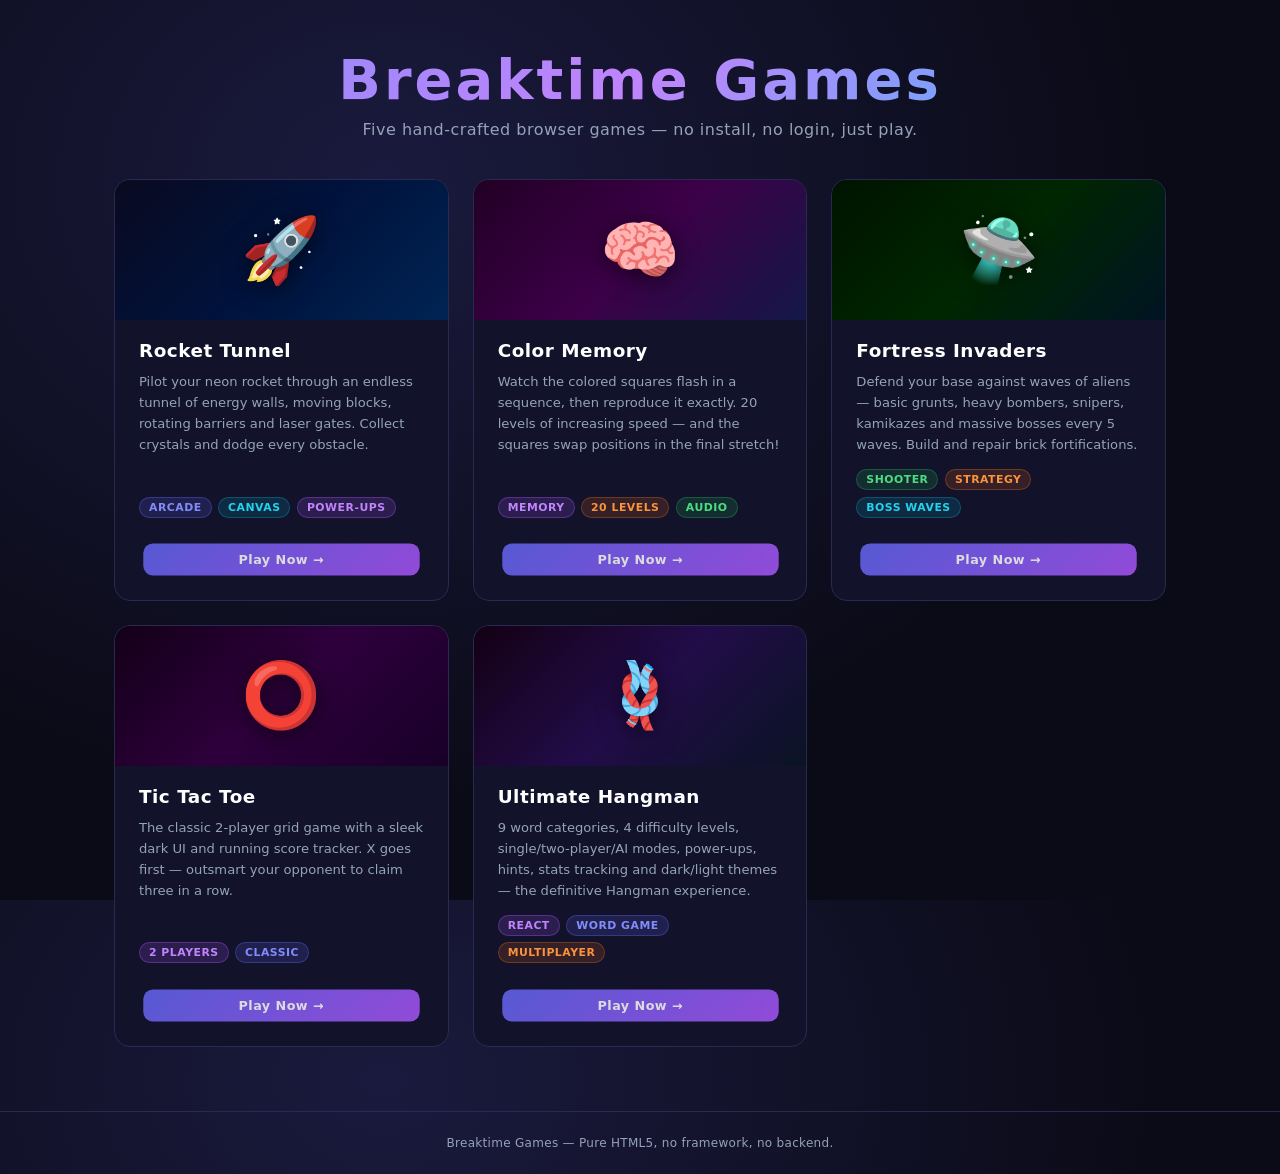
<file: index.html>
<!DOCTYPE html>
<html lang="en">
<head>
  <meta charset="UTF-8">
  <meta name="viewport" content="width=device-width, initial-scale=1.0">
  <title>Breaktime Games</title>
  <link rel="stylesheet" href="css/main.css">
</head>
<body>

  <header class="site-header">
    <h1>Breaktime Games</h1>
    <p>Five hand-crafted browser games — no install, no login, just play.</p>
  </header>

  <main class="games-grid">

    <!-- Rocket Tunnel -->
    <a href="rocket-tunnel/index.html" class="game-card card--rocket">
      <div class="card-banner">
        <span>🚀</span>
      </div>
      <div class="card-body">
        <h2>Rocket Tunnel</h2>
        <p>Pilot your neon rocket through an endless tunnel of energy walls, moving blocks, rotating barriers and laser gates. Collect crystals and dodge every obstacle.</p>
        <div class="card-tags">
          <span class="tag tag--blue">Arcade</span>
          <span class="tag tag--cyan">Canvas</span>
          <span class="tag tag--purple">Power-ups</span>
        </div>
        <div class="card-play">Play Now →</div>
      </div>
    </a>

    <!-- Color Memory -->
    <a href="colormemory/index.html" class="game-card card--color">
      <div class="card-banner">
        <span>🧠</span>
      </div>
      <div class="card-body">
        <h2>Color Memory</h2>
        <p>Watch the colored squares flash in a sequence, then reproduce it exactly. 20 levels of increasing speed — and the squares swap positions in the final stretch!</p>
        <div class="card-tags">
          <span class="tag tag--purple">Memory</span>
          <span class="tag tag--orange">20 Levels</span>
          <span class="tag tag--green">Audio</span>
        </div>
        <div class="card-play">Play Now →</div>
      </div>
    </a>

    <!-- Fortress Invaders -->
    <a href="fortress-invaders/index.html" class="game-card card--fortress">
      <div class="card-banner">
        <span>🛸</span>
      </div>
      <div class="card-body">
        <h2>Fortress Invaders</h2>
        <p>Defend your base against waves of aliens — basic grunts, heavy bombers, snipers, kamikazes and massive bosses every 5 waves. Build and repair brick fortifications.</p>
        <div class="card-tags">
          <span class="tag tag--green">Shooter</span>
          <span class="tag tag--orange">Strategy</span>
          <span class="tag tag--cyan">Boss Waves</span>
        </div>
        <div class="card-play">Play Now →</div>
      </div>
    </a>

    <!-- Tic Tac Toe -->
    <a href="tictactoe/index.html" class="game-card card--tictactoe">
      <div class="card-banner">
        <span>⭕</span>
      </div>
      <div class="card-body">
        <h2>Tic Tac Toe</h2>
        <p>The classic 2-player grid game with a sleek dark UI and running score tracker. X goes first — outsmart your opponent to claim three in a row.</p>
        <div class="card-tags">
          <span class="tag tag--purple">2 Players</span>
          <span class="tag tag--blue">Classic</span>
        </div>
        <div class="card-play">Play Now →</div>
      </div>
    </a>

    <!-- Ultimate Hangman -->
    <a href="ultimate-hangman/index.html" class="game-card card--hangman">
      <div class="card-banner">
        <span>🪢</span>
      </div>
      <div class="card-body">
        <h2>Ultimate Hangman</h2>
        <p>9 word categories, 4 difficulty levels, single/two-player/AI modes, power-ups, hints, stats tracking and dark/light themes — the definitive Hangman experience.</p>
        <div class="card-tags">
          <span class="tag tag--purple">React</span>
          <span class="tag tag--blue">Word Game</span>
          <span class="tag tag--orange">Multiplayer</span>
        </div>
        <div class="card-play">Play Now →</div>
      </div>
    </a>

  </main>

  <footer class="site-footer">
    <p>Breaktime Games &mdash; Pure HTML5, no framework, no backend.</p>
  </footer>

</body>
</html>
</file>
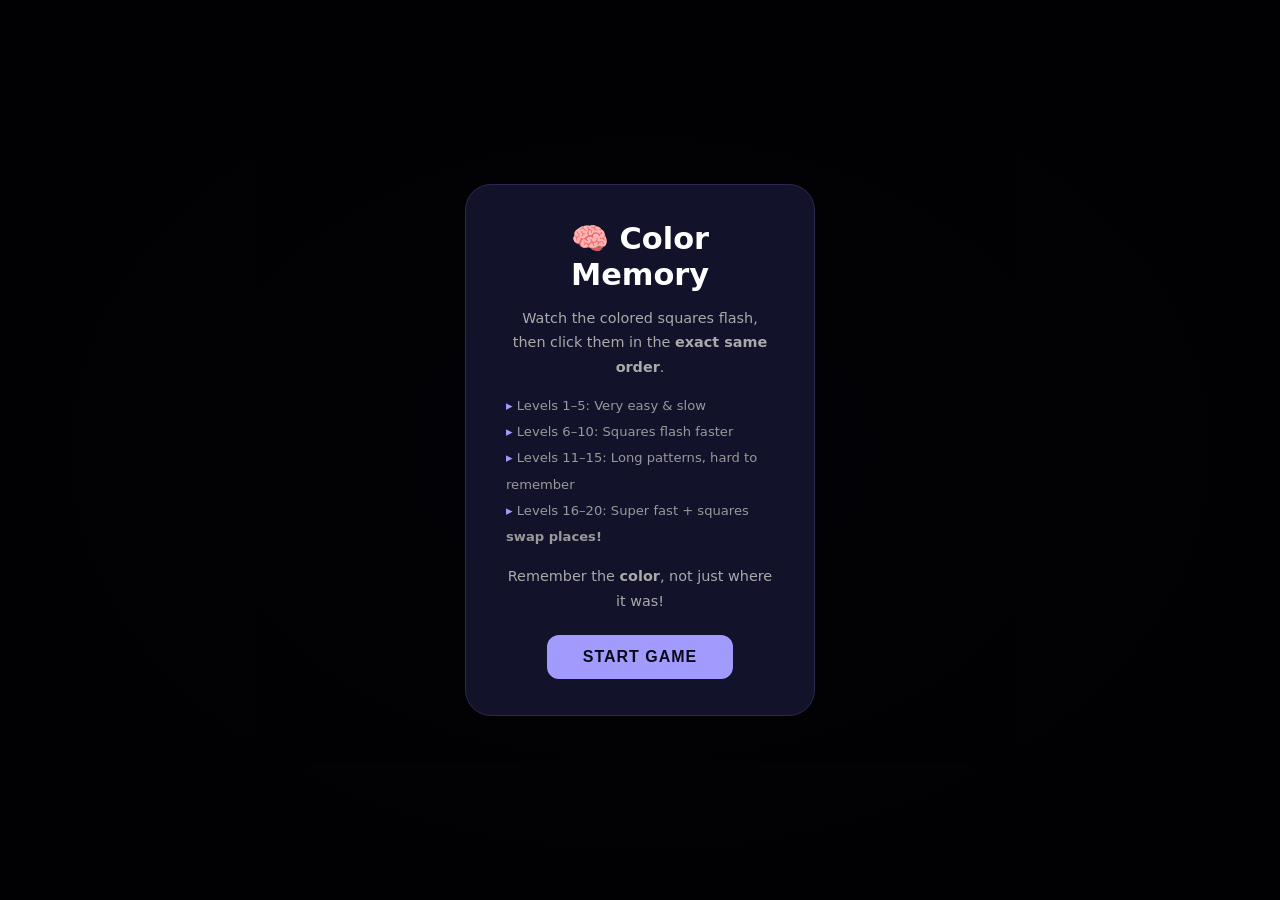
<file: colormemory/index.html>
<!DOCTYPE html>
<html lang="en">
<head>
  <meta charset="UTF-8">
  <meta name="viewport" content="width=device-width, initial-scale=1.0">
  <title>Color Memory | Breaktime Games</title>
  <link rel="stylesheet" href="css/style.css">
</head>
<body>

  <div class="app">
    <h1>Color Memory</h1>

    <div class="progress-wrap">
      <div class="progress-meta">
        <span id="level-text">Level 0 / 20</span>
        <span id="phase-text">—</span>
      </div>
      <div class="bar-bg"><div class="bar-fill" id="bar"></div></div>
    </div>

    <div id="status">Prepare yourself...</div>

    <div class="grid">
      <div class="square no-click" id="sq-red"    data-color="red">RED</div>
      <div class="square no-click" id="sq-blue"   data-color="blue">BLUE</div>
      <div class="square no-click" id="sq-green"  data-color="green">GREEN</div>
      <div class="square no-click" id="sq-yellow" data-color="yellow">YELLOW</div>
    </div>

    <div class="dots" id="dots"></div>
  </div>

  <!-- Start overlay -->
  <div class="overlay" id="ov-start">
    <div class="card">
      <h2>🧠 Color Memory</h2>
      <p>Watch the colored squares flash, then click them in the <strong>exact same order</strong>.</p>
      <ul>
        <li>Levels 1–5: Very easy &amp; slow</li>
        <li>Levels 6–10: Squares flash faster</li>
        <li>Levels 11–15: Long patterns, hard to remember</li>
        <li>Levels 16–20: Super fast + squares <strong>swap places!</strong></li>
      </ul>
      <p>Remember the <strong>color</strong>, not just where it was!</p>
      <button class="btn btn-start" onclick="startGame()">START GAME</button>
    </div>
  </div>

  <!-- Game Over overlay -->
  <div class="overlay hidden" id="ov-gameover">
    <div class="card">
      <h2 style="color:#ff4757">Game Over!</h2>
      <p id="msg-gameover">Better luck next time.</p>
      <button class="btn btn-danger" onclick="restartGame()">TRY AGAIN</button>
    </div>
  </div>

  <!-- Win overlay -->
  <div class="overlay hidden" id="ov-win">
    <div class="card">
      <h2 style="color:#2ed573">YOU WIN! 🎉</h2>
      <p>Incredible! You conquered all <strong>20 levels</strong> of Color Memory!<br>Your memory is truly legendary!</p>
      <button class="btn btn-win" onclick="restartGame()">PLAY AGAIN</button>
    </div>
  </div>

  <script src="js/game.js"></script>
</body>
</html>
</file>
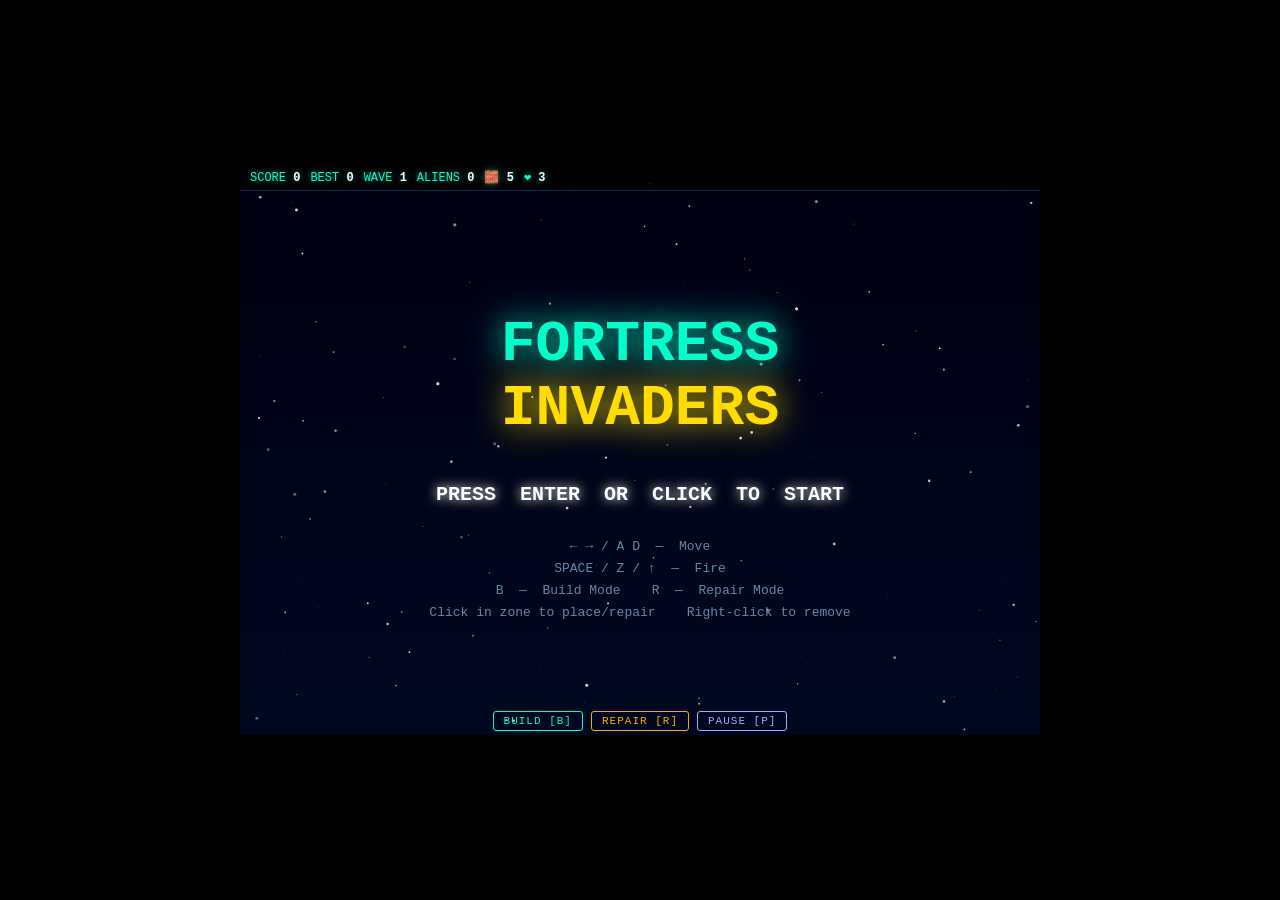
<file: fortress-invaders/index.html>
<!DOCTYPE html>
<html lang="en">
<head>
  <meta charset="UTF-8">
  <meta name="viewport" content="width=device-width, initial-scale=1.0">
  <title>Fortress Invaders | Breaktime Games</title>
  <link rel="stylesheet" href="css/style.css">
</head>
<body>
  <div id="wrap">
    <canvas id="gameCanvas"></canvas>
    <div id="hud">
      <span class="stat">SCORE <b id="sScore">0</b></span>
      <span class="stat">BEST <b id="sBest">0</b></span>
      <span class="stat">WAVE <b id="sWave">1</b></span>
      <span class="stat">ALIENS <b id="sAliens">0</b></span>
      <span class="stat">🧱 <b id="sBlocks">5</b></span>
      <span class="stat">❤️ <b id="sHp">3</b></span>
      <span class="stat" id="sModeLabel" style="color:#ffdd00;margin-left:auto"></span>
    </div>
    <div id="btns">
      <button class="gbtn" id="bBuild"  onclick="setMode('build')" >BUILD [B]</button>
      <button class="gbtn" id="bRepair" onclick="setMode('repair')">REPAIR [R]</button>
      <button class="gbtn" id="bPause"  onclick="togglePause()"   >PAUSE [P]</button>
    </div>
  </div>
  <script src="js/game.js"></script>
</body>
</html>
</file>
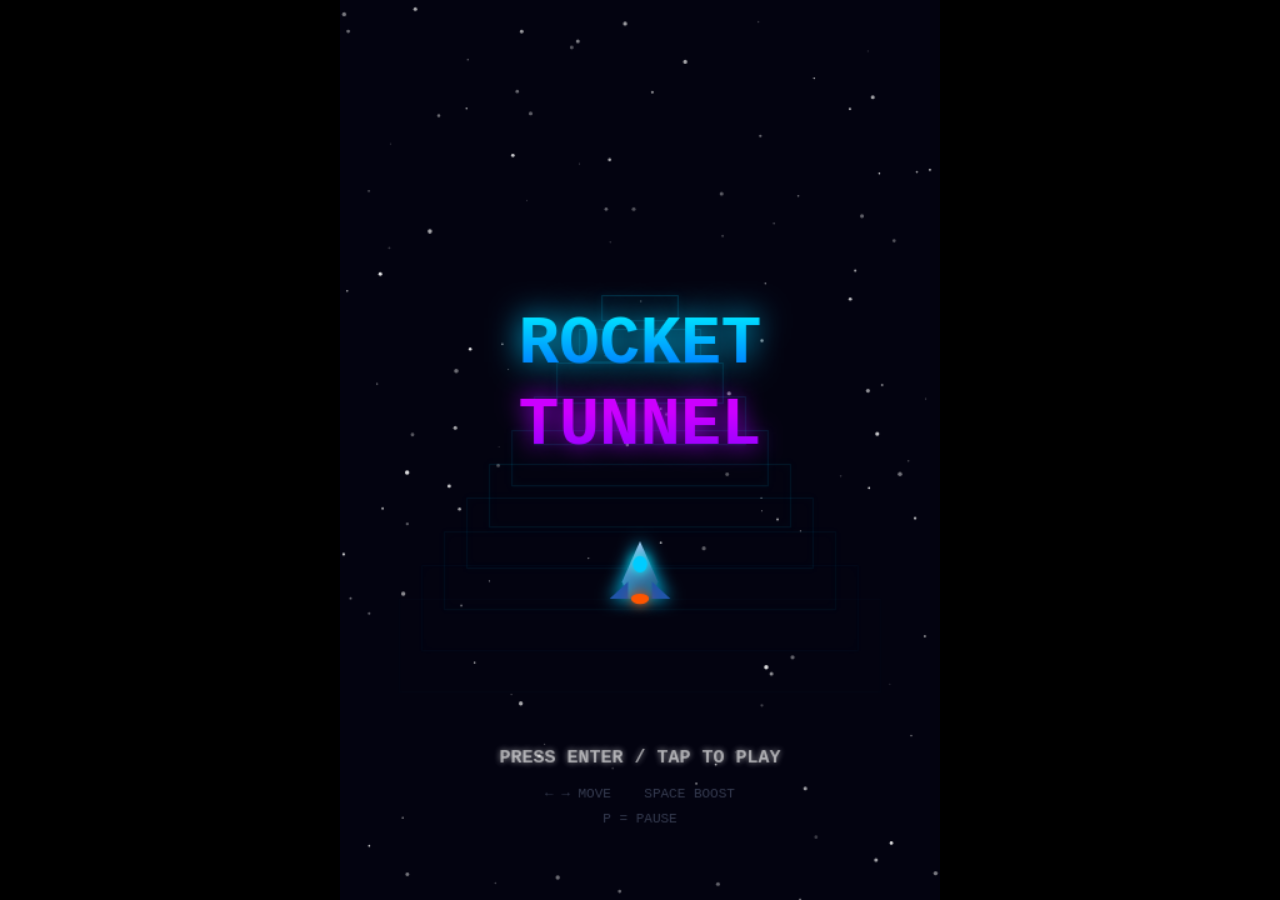
<file: rocket-tunnel/index.html>
<!DOCTYPE html>
<html lang="en">
<head>
  <meta charset="UTF-8">
  <meta name="viewport" content="width=device-width, initial-scale=1.0, user-scalable=no">
  <title>Rocket Tunnel | Breaktime Games</title>
  <link rel="stylesheet" href="css/style.css">
</head>
<body>
  <canvas id="c"></canvas>
  <script src="js/game.js"></script>
</body>
</html>
</file>
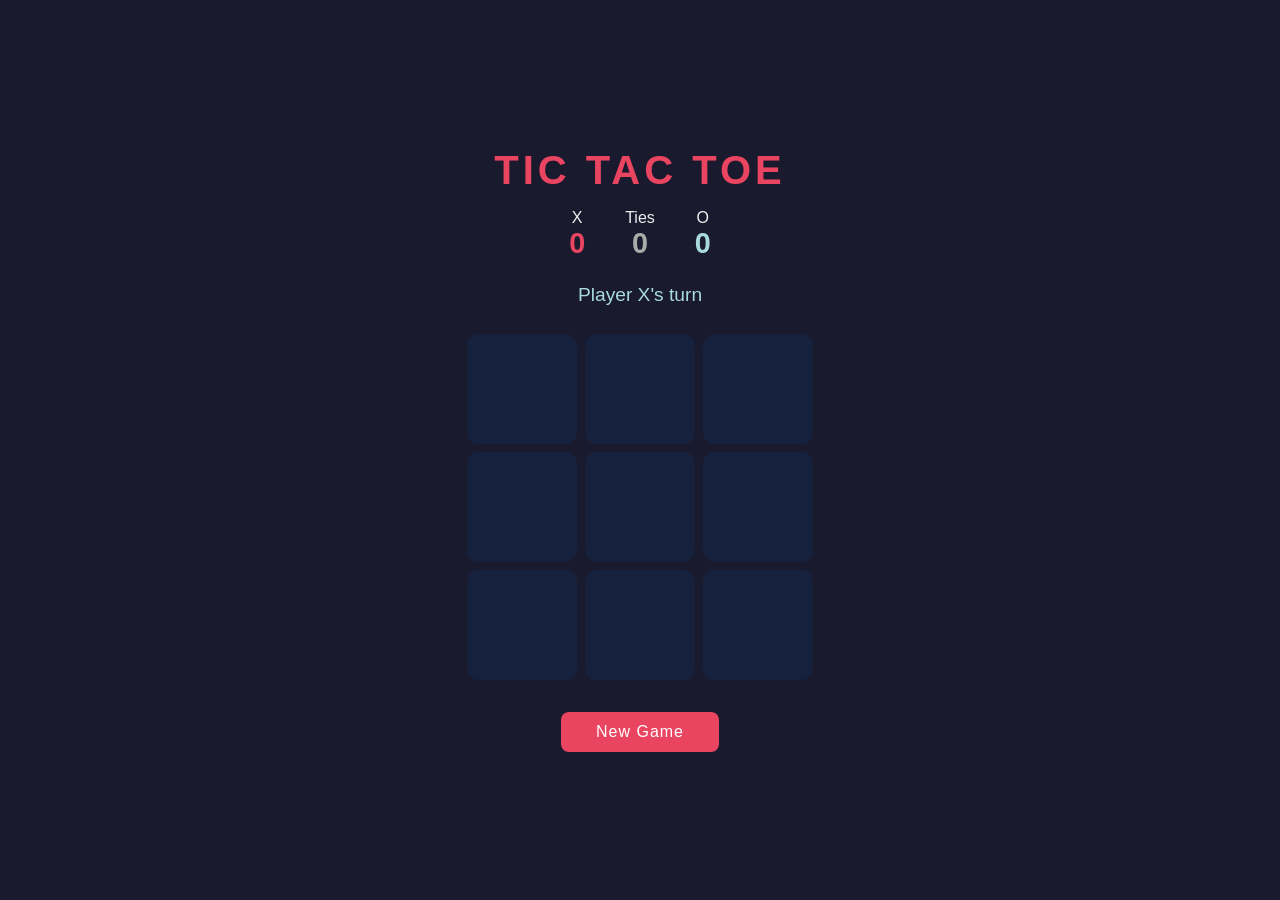
<file: tictactoe/index.html>
<!DOCTYPE html>
<html lang="en">
<head>
  <meta charset="UTF-8">
  <meta name="viewport" content="width=device-width, initial-scale=1.0">
  <title>Tic Tac Toe | Breaktime Games</title>
  <link rel="stylesheet" href="css/style.css">
</head>
<body>

  <h1>TIC TAC TOE</h1>

  <div id="scores">
    <div class="score-box x-score">X <span id="score-x">0</span></div>
    <div class="score-box tie-score">Ties <span id="score-tie">0</span></div>
    <div class="score-box o-score">O <span id="score-o">0</span></div>
  </div>

  <div id="status">Player X's turn</div>

  <div id="board">
    <div class="cell" data-i="0"></div>
    <div class="cell" data-i="1"></div>
    <div class="cell" data-i="2"></div>
    <div class="cell" data-i="3"></div>
    <div class="cell" data-i="4"></div>
    <div class="cell" data-i="5"></div>
    <div class="cell" data-i="6"></div>
    <div class="cell" data-i="7"></div>
    <div class="cell" data-i="8"></div>
  </div>

  <button id="reset">New Game</button>

  <script src="js/game.js"></script>
</body>
</html>
</file>
<file: css/main.css>
*, *::before, *::after { box-sizing: border-box; margin: 0; padding: 0; }

:root {
  --bg: #0b0b18;
  --surface: #12122a;
  --surface2: #1a1a3e;
  --border: #2a2a50;
  --accent: #6366f1;
  --accent2: #a855f7;
  --text: #e2e8f0;
  --muted: #94a3b8;
  --radius: 16px;
}

html, body {
  height: 100%;
}

body {
  background: radial-gradient(ellipse at 30% 20%, #1a1a3e 0%, #0b0b18 60%);
  font-family: 'Segoe UI', system-ui, sans-serif;
  color: var(--text);
  min-height: 100vh;
}

/* ── Header ── */
.site-header {
  text-align: center;
  padding: 3rem 1rem 1.5rem;
}

.site-header h1 {
  font-size: clamp(2rem, 5vw, 3.5rem);
  font-weight: 900;
  letter-spacing: 3px;
  background: linear-gradient(135deg, #818cf8, #c084fc, #38bdf8);
  -webkit-background-clip: text;
  -webkit-text-fill-color: transparent;
  background-clip: text;
  line-height: 1.15;
  margin-bottom: 0.5rem;
}

.site-header p {
  color: var(--muted);
  font-size: 1rem;
  letter-spacing: 0.5px;
}

/* ── Grid ── */
.games-grid {
  display: grid;
  grid-template-columns: repeat(auto-fit, minmax(260px, 1fr));
  gap: 1.5rem;
  max-width: 1100px;
  margin: 0 auto;
  padding: 1rem 1.5rem 4rem;
}

/* ── Game Card ── */
.game-card {
  background: var(--surface);
  border: 1px solid var(--border);
  border-radius: var(--radius);
  overflow: hidden;
  text-decoration: none;
  color: inherit;
  display: flex;
  flex-direction: column;
  transition: transform 0.2s ease, box-shadow 0.2s ease, border-color 0.2s ease;
  position: relative;
}

.game-card:hover {
  transform: translateY(-6px) scale(1.015);
  box-shadow: 0 20px 60px rgba(99, 102, 241, 0.25);
  border-color: var(--accent);
}

.game-card:hover .card-play {
  opacity: 1;
  transform: scale(1);
}

/* ── Card Banner ── */
.card-banner {
  height: 140px;
  display: flex;
  align-items: center;
  justify-content: center;
  font-size: 4rem;
  position: relative;
  overflow: hidden;
}

.card-banner::after {
  content: '';
  position: absolute;
  inset: 0;
  background: rgba(0, 0, 0, 0.25);
}

/* per-game accent colours */
.card--rocket    .card-banner { background: linear-gradient(135deg, #0d0d2b, #001850, #003070); }
.card--color     .card-banner { background: linear-gradient(135deg, #2d0030, #500060, #1a2060); }
.card--fortress  .card-banner { background: linear-gradient(135deg, #001a00, #003300, #001a2e); }
.card--tictactoe .card-banner { background: linear-gradient(135deg, #1a0020, #3d0050, #200035); }
.card--hangman   .card-banner { background: linear-gradient(135deg, #1a001a, #2d1060, #0d1a30); }

.card-banner span { position: relative; z-index: 1; filter: drop-shadow(0 4px 12px rgba(0,0,0,0.6)); }

/* ── Card Body ── */
.card-body {
  padding: 1.25rem 1.5rem 1.5rem;
  flex: 1;
  display: flex;
  flex-direction: column;
  gap: 0.6rem;
}

.card-body h2 {
  font-size: 1.15rem;
  font-weight: 800;
  letter-spacing: 0.5px;
  color: #fff;
}

.card-body p {
  font-size: 0.82rem;
  color: var(--muted);
  line-height: 1.6;
  flex: 1;
}

/* ── Tags ── */
.card-tags {
  display: flex;
  gap: 0.4rem;
  flex-wrap: wrap;
  margin-top: 0.3rem;
}

.tag {
  font-size: 0.68rem;
  font-weight: 700;
  padding: 3px 9px;
  border-radius: 99px;
  letter-spacing: 0.5px;
  text-transform: uppercase;
}

.tag--blue   { background: rgba(99,102,241,0.18); color: #818cf8; border: 1px solid rgba(99,102,241,0.35); }
.tag--purple { background: rgba(168,85,247,0.18); color: #c084fc; border: 1px solid rgba(168,85,247,0.35); }
.tag--green  { background: rgba(34,197,94,0.15);  color: #4ade80; border: 1px solid rgba(34,197,94,0.3);  }
.tag--cyan   { background: rgba(6,182,212,0.15);  color: #22d3ee; border: 1px solid rgba(6,182,212,0.3);  }
.tag--orange { background: rgba(249,115,22,0.15); color: #fb923c; border: 1px solid rgba(249,115,22,0.3); }

/* ── Play button overlay ── */
.card-play {
  margin-top: 1rem;
  display: inline-block;
  padding: 0.55rem 1.5rem;
  background: linear-gradient(135deg, var(--accent), var(--accent2));
  border-radius: 10px;
  font-size: 0.82rem;
  font-weight: 700;
  color: #fff;
  letter-spacing: 0.5px;
  text-align: center;
  opacity: 0.85;
  transform: scale(0.97);
  transition: opacity 0.2s, transform 0.2s;
}

.game-card:hover .card-play {
  opacity: 1;
  transform: scale(1);
}

/* ── Footer ── */
.site-footer {
  text-align: center;
  color: var(--muted);
  font-size: 0.75rem;
  padding: 1.5rem;
  border-top: 1px solid var(--border);
  letter-spacing: 0.3px;
}

/* ── Responsive ── */
@media (max-width: 480px) {
  .games-grid { grid-template-columns: 1fr; padding: 1rem; }
  .site-header { padding: 2rem 1rem 1rem; }
}
</file>
<file: colormemory/css/style.css>
*, *::before, *::after { box-sizing: border-box; margin: 0; padding: 0; }

body {
  min-height: 100vh;
  background: radial-gradient(ellipse at center, #1a1a3e 0%, #0b0b18 70%);
  display: flex;
  align-items: center;
  justify-content: center;
  font-family: 'Segoe UI', system-ui, sans-serif;
  color: #fff;
}

.app {
  display: flex;
  flex-direction: column;
  align-items: center;
  gap: 18px;
  padding: 24px 16px;
  width: 100%;
  max-width: 420px;
}

h1 {
  font-size: 1.85rem;
  font-weight: 900;
  letter-spacing: 5px;
  text-transform: uppercase;
  background: linear-gradient(90deg, #ff6b6b, #a29bfe, #2ed573, #ffd32a);
  -webkit-background-clip: text;
  -webkit-text-fill-color: transparent;
  background-clip: text;
}

/* Progress */
.progress-wrap { width: 316px; }

.progress-meta {
  display: flex;
  justify-content: space-between;
  font-size: 0.78rem;
  color: #888;
  margin-bottom: 6px;
}

.bar-bg {
  height: 6px;
  background: #1e1e3a;
  border-radius: 99px;
  overflow: hidden;
}

.bar-fill {
  height: 100%;
  background: linear-gradient(90deg, #a29bfe, #ff6b6b);
  border-radius: 99px;
  width: 0%;
  transition: width 0.6s ease;
}

#status {
  font-size: 1rem;
  color: #bbb;
  text-align: center;
  min-height: 1.5em;
  letter-spacing: 0.3px;
}

/* Grid */
.grid {
  position: relative;
  width: 316px;
  height: 316px;
}

.square {
  position: absolute;
  width: 150px;
  height: 150px;
  border-radius: 22px;
  display: flex;
  align-items: center;
  justify-content: center;
  font-size: 0.82rem;
  font-weight: 800;
  letter-spacing: 2px;
  color: rgba(255,255,255,0.22);
  cursor: pointer;
  user-select: none;
  -webkit-user-select: none;
  transition:
    top  0.55s cubic-bezier(.4,0,.2,1),
    left 0.55s cubic-bezier(.4,0,.2,1),
    background  0.07s linear,
    box-shadow  0.07s linear;
}

.square:active:not(.no-click) { filter: brightness(1.25); transform: scale(0.95); }
.square.no-click { cursor: default; pointer-events: none; }

/* Default dim colors & positions */
#sq-red    { background: #5c1a1a; top: 0;    left: 0;    }
#sq-blue   { background: #1a2e5c; top: 0;    left: 166px;}
#sq-green  { background: #1a4028; top: 166px; left: 0;   }
#sq-yellow { background: #4d3800; top: 166px; left: 166px;}

/* Flash states */
.fl-red    { background: #ff4757 !important; box-shadow: 0 0 52px 16px rgba(255,71,87,.9)   !important; color: rgba(255,255,255,.9) !important; }
.fl-blue   { background: #54a0ff !important; box-shadow: 0 0 52px 16px rgba(84,160,255,.9)  !important; color: rgba(255,255,255,.9) !important; }
.fl-green  { background: #2ed573 !important; box-shadow: 0 0 52px 16px rgba(46,213,115,.9)  !important; color: rgba(255,255,255,.9) !important; }
.fl-yellow { background: #ffd32a !important; box-shadow: 0 0 52px 16px rgba(255,211,42,.9)  !important; color: rgba(255,255,255,.9) !important; }

/* Wrong click */
.sq-wrong {
  animation: shake 0.45s ease !important;
  background: #555 !important;
  box-shadow: 0 0 30px 8px rgba(160,160,160,.5) !important;
}

@keyframes shake {
  0%,100% { transform: translateX(0); }
  15%  { transform: translateX(-10px); }
  35%  { transform: translateX(10px);  }
  55%  { transform: translateX(-7px);  }
  75%  { transform: translateX(7px);   }
}

/* Dots */
.dots {
  display: flex;
  flex-wrap: wrap;
  justify-content: center;
  gap: 5px;
  max-width: 316px;
  min-height: 18px;
}

.dot {
  width: 10px;
  height: 10px;
  border-radius: 50%;
  background: #1e1e3a;
  transition: background 0.2s;
}
.dot.done   { background: #a29bfe; }
.dot.active { background: #ff6b6b; box-shadow: 0 0 6px rgba(255,100,100,.8); }

/* Overlays */
.overlay {
  position: fixed;
  inset: 0;
  background: rgba(0,0,0,.88);
  display: flex;
  align-items: center;
  justify-content: center;
  z-index: 50;
}
.overlay.hidden { display: none; }

.card {
  background: #12122a;
  border: 1px solid #2a2a50;
  border-radius: 26px;
  padding: 36px 40px;
  text-align: center;
  max-width: 350px;
  width: 92%;
  display: flex;
  flex-direction: column;
  align-items: center;
  gap: 14px;
}

.card h2   { font-size: 1.9rem; font-weight: 900; }
.card p    { color: #aaa; font-size: 0.9rem; line-height: 1.7; }
.card ul   { color: #999; font-size: 0.82rem; list-style: none; text-align: left; line-height: 2; }
.card ul li::before { content: '▸ '; color: #a29bfe; }

.btn {
  padding: 13px 36px;
  border: none;
  border-radius: 12px;
  font-size: 1rem;
  font-weight: 700;
  cursor: pointer;
  letter-spacing: 1px;
  margin-top: 8px;
  transition: transform 0.15s, opacity 0.15s;
}
.btn:hover  { transform: scale(1.05); opacity: 0.92; }
.btn:active { transform: scale(0.96); }

.btn-start  { background: #a29bfe; color: #0b0b18; }
.btn-danger { background: #ff4757; color: #fff;    }
.btn-win    { background: #2ed573; color: #0b0b18; }
</file>
<file: fortress-invaders/css/style.css>
* { margin:0; padding:0; box-sizing:border-box; }

body {
  background:#000;
  display:flex;
  flex-direction:column;
  align-items:center;
  justify-content:center;
  min-height:100vh;
  font-family:'Courier New',monospace;
  overflow:hidden;
  user-select:none;
}

#wrap { position:relative; display:inline-block; }
#gameCanvas { display:block; cursor:crosshair; }

#hud {
  position:absolute; top:0; left:0; right:0;
  display:flex; align-items:center; gap:10px; flex-wrap:wrap;
  padding:5px 10px; background:rgba(0,0,0,0.85);
  border-bottom:1px solid #0a2a5a; pointer-events:none;
}

.stat { color:#00ffcc; font-size:12px; white-space:nowrap; text-shadow:0 0 6px #00ffcc88; }
.stat b { color:#fff; }

#btns { position:absolute; bottom:0; left:0; right:0; display:flex; justify-content:center; gap:8px; padding:4px; pointer-events:auto; }

.gbtn {
  background:transparent; border:1.5px solid; padding:3px 10px;
  font-family:'Courier New',monospace; font-size:11px; cursor:pointer;
  border-radius:3px; transition:all .15s; letter-spacing:1px;
}

#bBuild  { border-color:#00ffcc; color:#00ffcc; }
#bRepair { border-color:#ffaa00; color:#ffaa00; }
#bPause  { border-color:#aaaaff; color:#aaaaff; }

.gbtn.on, .gbtn:hover { filter:brightness(1.4); box-shadow:0 0 10px currentColor; background:rgba(255,255,255,.06); }
</file>
<file: rocket-tunnel/css/style.css>
* { margin: 0; padding: 0; box-sizing: border-box; }

body {
  background: #000;
  display: flex;
  align-items: center;
  justify-content: center;
  height: 100vh;
  overflow: hidden;
  font-family: 'Courier New', monospace;
}

canvas { display: block; cursor: none; }
</file>
<file: tictactoe/css/style.css>
* { box-sizing: border-box; margin: 0; padding: 0; }

body {
  min-height: 100vh;
  display: flex;
  flex-direction: column;
  align-items: center;
  justify-content: center;
  background: #1a1a2e;
  font-family: 'Segoe UI', sans-serif;
  color: #eee;
}

h1 {
  font-size: 2.5rem;
  margin-bottom: 1rem;
  letter-spacing: 4px;
  color: #e94560;
}

#status {
  font-size: 1.2rem;
  margin-bottom: 1.5rem;
  min-height: 1.6rem;
  color: #a8dadc;
}

#board {
  display: grid;
  grid-template-columns: repeat(3, 110px);
  grid-template-rows: repeat(3, 110px);
  gap: 8px;
}

.cell {
  background: #16213e;
  border-radius: 12px;
  display: flex;
  align-items: center;
  justify-content: center;
  font-size: 3rem;
  font-weight: bold;
  cursor: pointer;
  transition: background 0.15s, transform 0.1s;
  user-select: none;
}

.cell:hover:not(.taken) {
  background: #0f3460;
  transform: scale(1.05);
}

.cell.x { color: #e94560; }
.cell.o { color: #a8dadc; }

.cell.win {
  background: #0f3460;
  animation: pulse 0.5s ease;
}

@keyframes pulse {
  0%   { transform: scale(1); }
  50%  { transform: scale(1.12); }
  100% { transform: scale(1); }
}

#reset {
  margin-top: 2rem;
  padding: 0.7rem 2.2rem;
  font-size: 1rem;
  background: #e94560;
  color: #fff;
  border: none;
  border-radius: 8px;
  cursor: pointer;
  letter-spacing: 1px;
  transition: background 0.2s, transform 0.1s;
}

#reset:hover {
  background: #c73652;
  transform: scale(1.05);
}

#scores {
  display: flex;
  gap: 2.5rem;
  margin-bottom: 1.5rem;
  font-size: 1rem;
}

.score-box {
  text-align: center;
}

.score-box span {
  display: block;
  font-size: 1.8rem;
  font-weight: bold;
}

.score-box.x-score span { color: #e94560; }
.score-box.o-score span { color: #a8dadc; }
.score-box.tie-score span { color: #aaa; }
</file>
